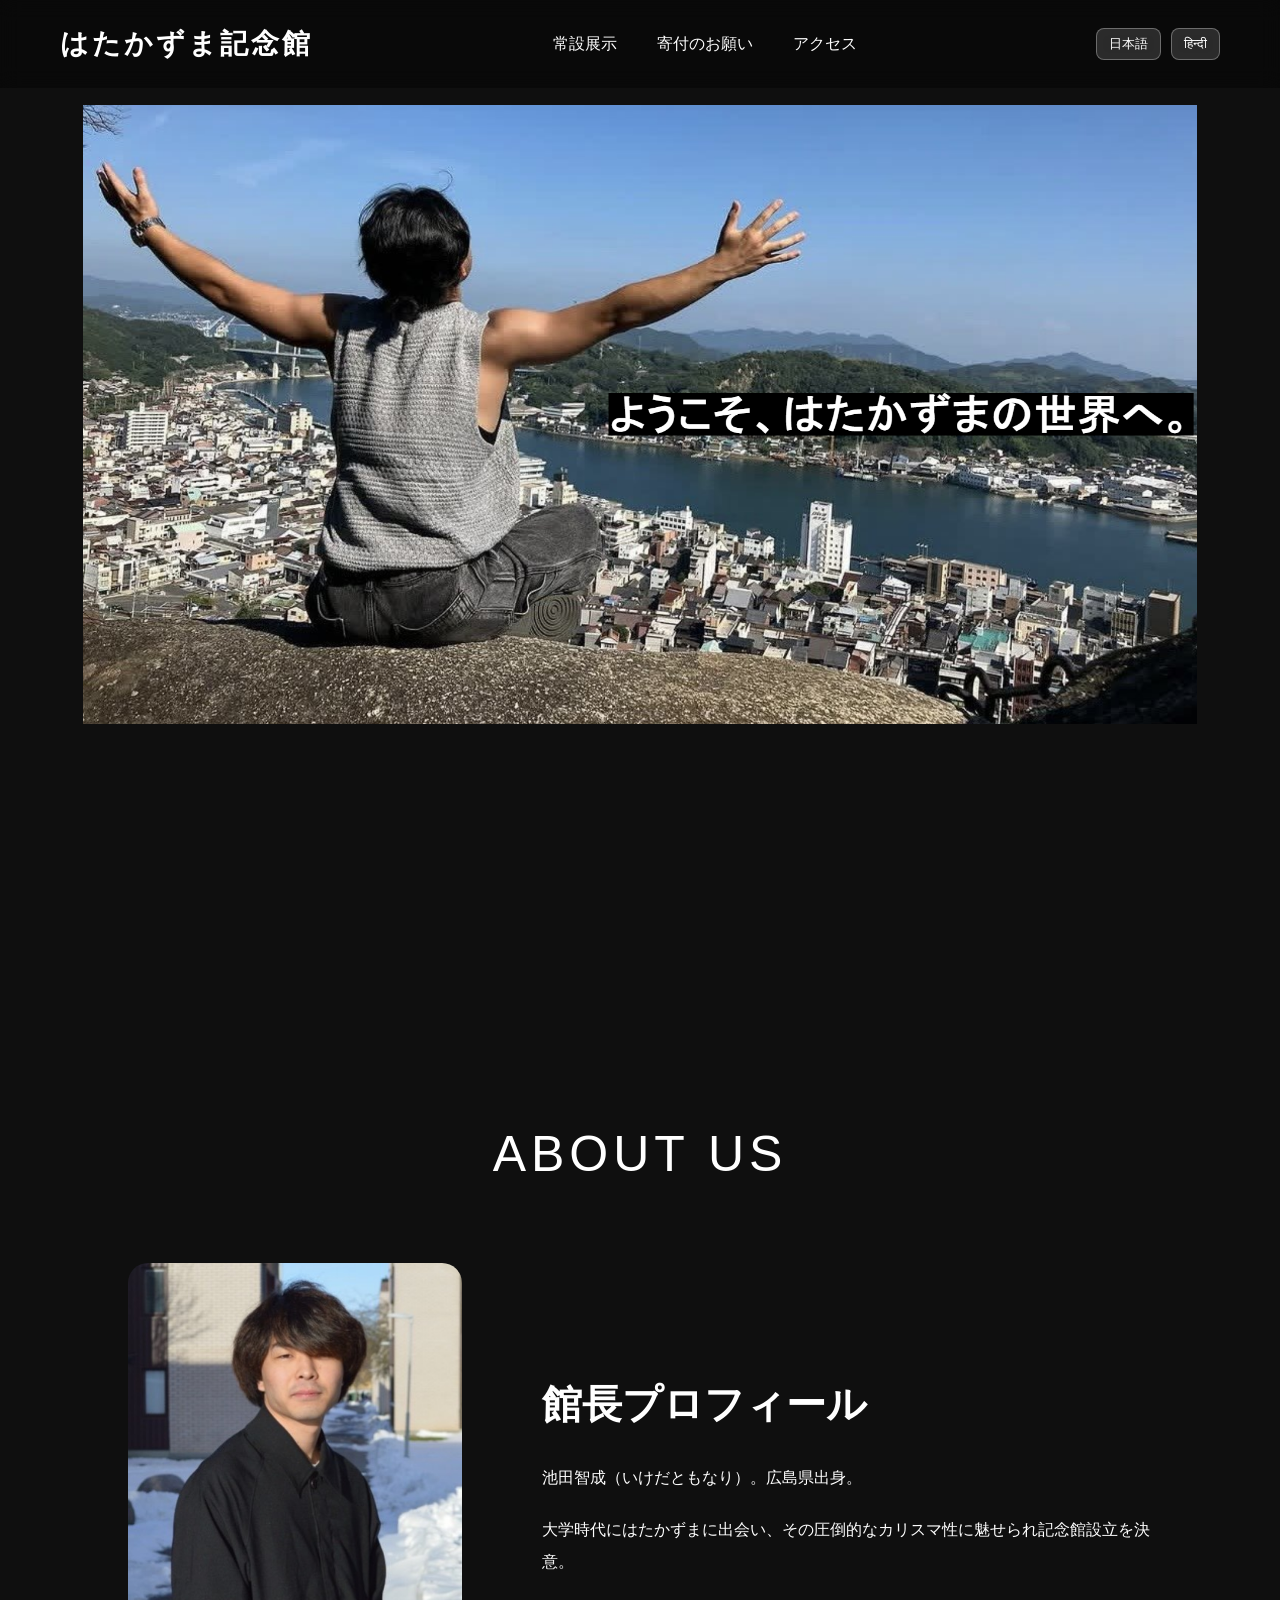
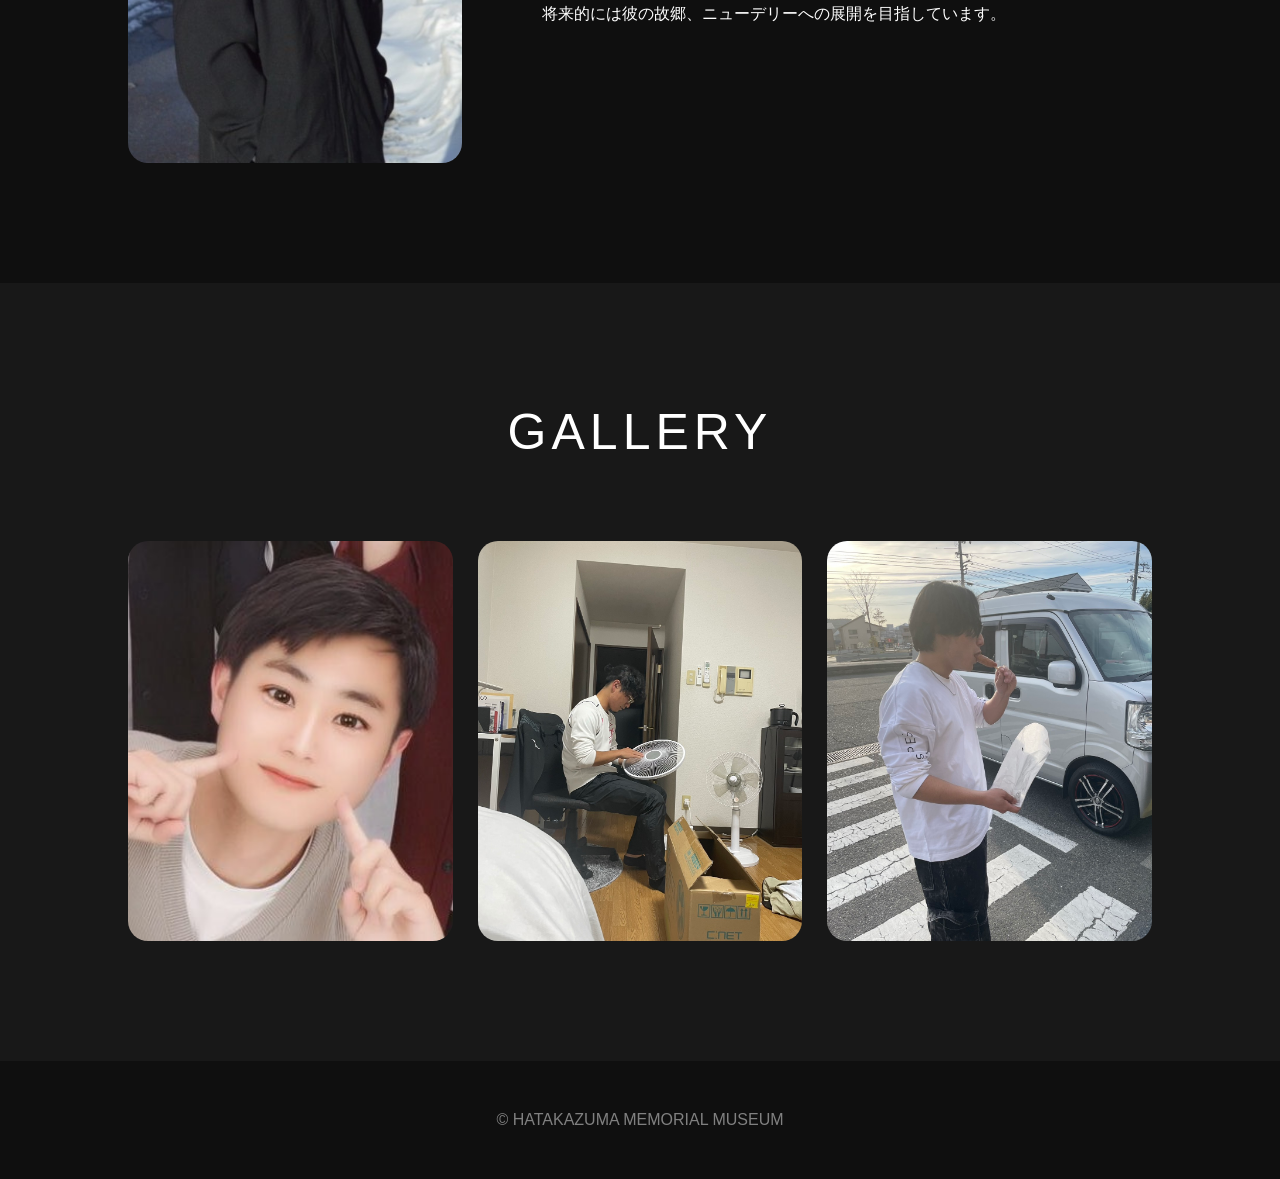
<file: index.html>
<!DOCTYPE html>
<html lang="ja">

<head>
    <meta charset="UTF-8">
    <meta name="viewport" content="width=device-width, initial-scale=1.0">

    <title>はたかずま記念館 / हाता काज़ुमा स्मारक संग्रहालय</title>

    <link rel="stylesheet" href="issin.css">
</head>

<body>


    <!-- ナビ -->
    <nav>

        <a href="index.html" class="logo"
          data-ja="はたかずま記念館"
          data-hi="हाता काज़ुमा स्मारक संग्रहालय">
          はたかずま記念館
         </a>


        <ul>
            <li><a href="exhibition.html"
                data-ja="常設展示"
                data-hi="स्थायी प्रदर्शनी">常設展示</a></li>

            <li><a href="donation.html"
                data-ja="寄付のお願い"
                data-hi="दान हेतु निवेदन">寄付のお願い</a></li>

            <li><a href="access.html"
                data-ja="アクセス"
                data-hi="पहुंच">アクセス</a></li>
        </ul>

        <div class="lang-switcher">
            <button onclick="switchLang('ja')">日本語</button>
            <button onclick="switchLang('hi')">हिन्दी</button>
        </div>

    </nav>


    <!-- スライダー -->
    <section class="slider">
        <img src="welcome.png" class="slide active">
        <img src="linesticker.png" class="slide">
    </section>

    <!-- ABOUT -->
    <section id="about">

        <div class="section-title"
            data-ja="ABOUT US"
            data-hi="हमारे बारे में">
            ABOUT US
        </div>

        <div class="about-container">

            <img src="館長.jpg">

            <div class="about-text">

                <h2 data-ja="館長プロフィール"
                    data-hi="निदेशक का परिचय">
                    館長プロフィール
                </h2>

                <p data-ja="池田智成（いけだともなり）。広島県出身。"
                   data-hi="तोमोनारी इकेदा, हिरोशिमा प्रान्त के निवासी।">
                    池田智成（いけだともなり）。広島県出身。
                </p>

                <p data-ja="大学時代にはたかずまに出会い、その圧倒的なカリスマ性に魅せられ記念館設立を決意。"
                   data-hi="विश्वविद्यालय के दिनों में हाता काज़ुमा से भेंट हुई। उनकी अद्वितीय करिश्माई उपस्थिति से गहराई से प्रभावित होकर, इस स्मारक संग्रहालय की स्थापना का संकल्प लिया।">
                    大学時代にはたかずまに出会い、その圧倒的なカリスマ性に魅せられ記念館設立を決意。
                </p>

                <p data-ja="将来的には彼の故郷、ニューデリーへの展開を目指しています。"
                   data-hi="भविष्य में, उनके जन्मस्थान नई दिल्ली में भी इस स्मारक के विस्तार का लक्ष्य रखा गया है।">
                    将来的には彼の故郷、ニューデリーへの展開を目指しています。
                </p>

            </div>

        </div>

    </section>

    <!-- GALLERY -->
    <section class="gallery" id="gallery">

        <div class="section-title"
            data-ja="GALLERY"
            data-hi="गैलरी">
            GALLERY
        </div>

        <div class="gallery-grid">
            <img src="はたかずまプリクラ.jpg">
            <img src="consentrate.jpg">
            <img src="eating.jpg">
        </div>

    </section>

    <!-- FOOTER -->
    <footer>
        <p data-ja="© HATAKAZUMA MEMORIAL MUSEUM"
           data-hi="© हाता काज़ुमा स्मारक संग्रहालय">
            © HATAKAZUMA MEMORIAL MUSEUM
        </p>
    </footer>

    <!-- JavaScript：スライダー -->
    <script>
        const slides = document.querySelectorAll(".slide");
        let index = 0;

        setInterval(() => {
            slides[index].classList.remove("active");
            index++;
            if (index >= slides.length) index = 0;
            slides[index].classList.add("active");
        }, 5000);
    </script>

    <!-- JavaScript：言語切り替え -->
    <script>
        function switchLang(lang) {
            document.querySelectorAll("[data-ja]").forEach(el => {
                el.textContent = el.getAttribute(`data-${lang}`);
            });
        }
    </script>

    <script>
    function switchLang(lang) {
        // 言語を保存
        localStorage.setItem("lang", lang);

        // テキスト切り替え
        document.querySelectorAll("[data-ja]").forEach(el => {
            el.textContent = el.getAttribute(`data-${lang}`);
        });
    }

    // ページ読み込み時に保存された言語を適用
    window.addEventListener("load", () => {
        const savedLang = localStorage.getItem("lang") || "ja";
        switchLang(savedLang);
    });
    </script>


</body>

</html>
</file>
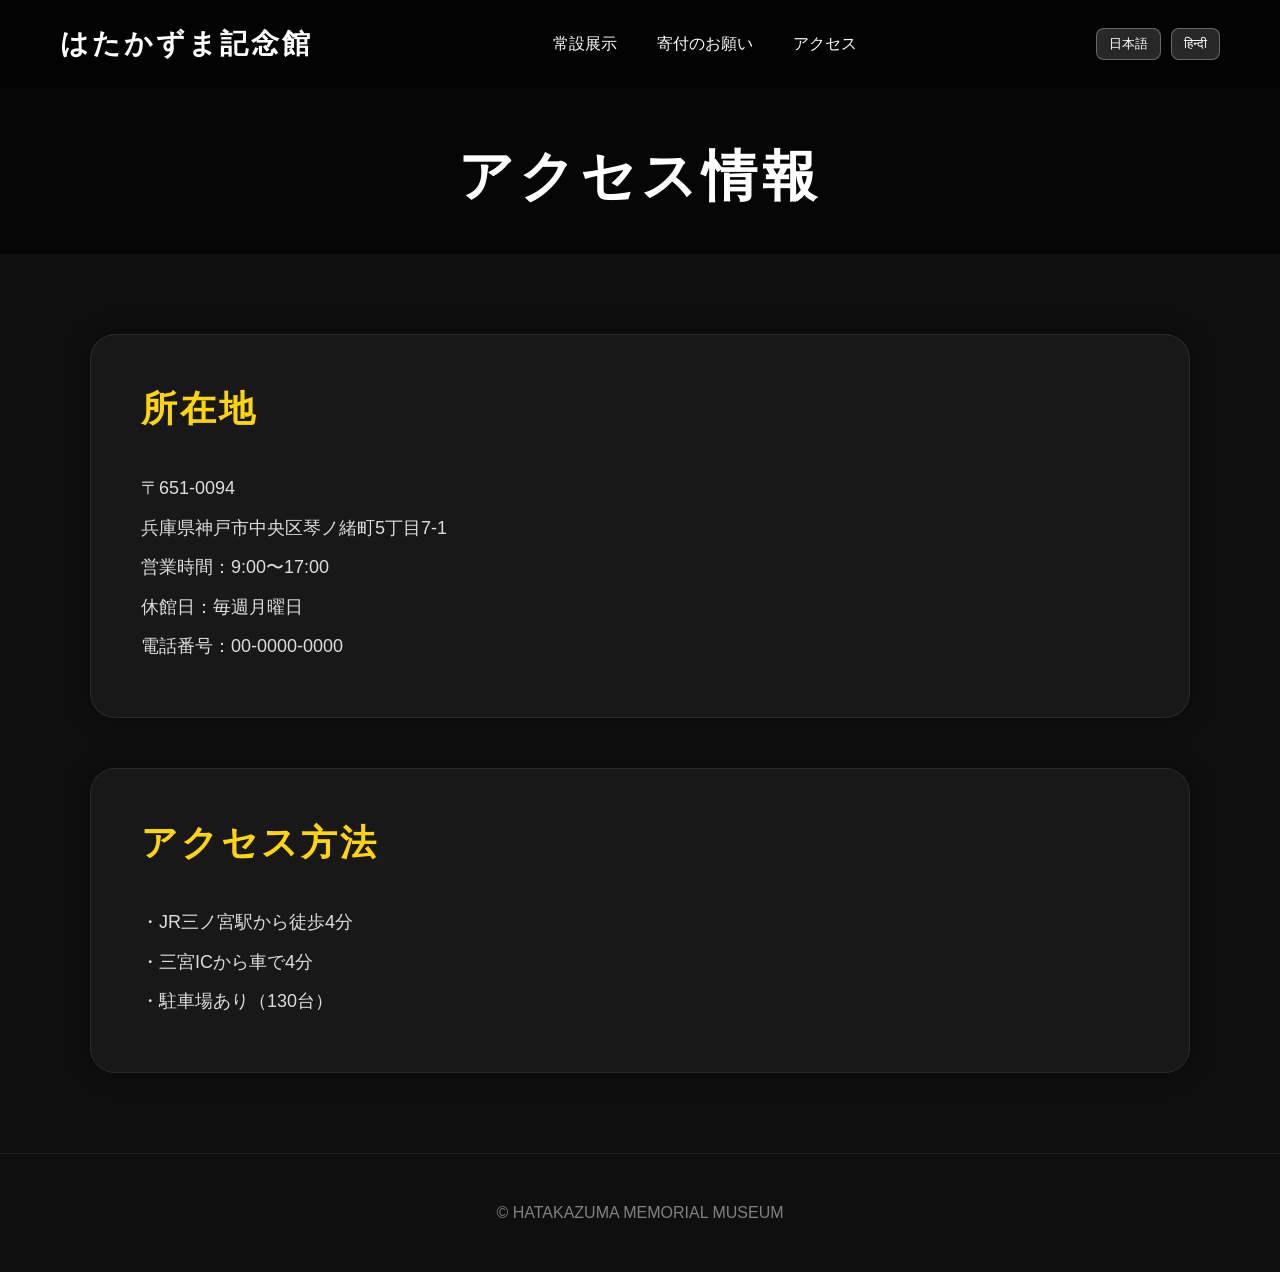
<file: access.html>
<!DOCTYPE html>
<html lang="ja">
<head>
    <meta charset="UTF-8">
    <meta name="viewport" content="width=device-width, initial-scale=1.0">
    <title data-ja="アクセス情報 | はたかずま記念館"
            data-hi="आगमन जानकारी | हाता काज़ुमा स्मारक संग्रहालय">
        アクセス情報 | はたかずま記念館
    </title>

    <link rel="stylesheet" href="access.css">
</head>

<body>

    <nav>

        <a href="index.html" class="logo"
          data-ja="はたかずま記念館"
          data-hi="हाता काज़ुमा स्मारक संग्रहालय">
          はたかずま記念館
         </a>


        <ul>
            <li><a href="exhibition.html"
                data-ja="常設展示"
                data-hi="स्थायी प्रदर्शनी">常設展示</a></li>

            <li><a href="donation.html"
                data-ja="寄付のお願い"
                data-hi="दान हेतु निवेदन">寄付のお願い</a></li>

            <li><a href="access.html"
                data-ja="アクセス"
                data-hi="पहुंच">アクセス</a></li>
        </ul>

        <div class="lang-switcher">
            <button onclick="switchLang('ja')">日本語</button>
            <button onclick="switchLang('hi')">हिन्दी</button>
        </div>

    </nav>

    <header>
        <h1 data-ja="アクセス情報"
            data-hi="आगमन संबंधी जानकारी">
            アクセス情報
        </h1>
    </header>

    <div class="container">

        <div class="access-box">

            <h2 data-ja="所在地"
                data-hi="स्थान विवरण">
                所在地
            </h2>

            <div class="info">
                <p data-ja="〒651-0094"
                   data-hi="पिन कोड: 651-0094">
                    〒651-0094
                </p>

                <p data-ja="兵庫県神戸市中央区琴ノ緒町5丁目7-1"
                   data-hi="5-7-1 कोतोनोओचो, चुओ-कू, कोबे शहर, ह्योगो प्रान्त">
                    兵庫県神戸市中央区琴ノ緒町5丁目7-1
                </p>

                <p data-ja="営業時間：9:00〜17:00"
                   data-hi="खुलने का समय: 9:00〜17:00">
                    営業時間：9:00〜17:00
                </p>

                <p data-ja="休館日：毎週月曜日"
                   data-hi="बंद दिवस: प्रत्येक सोमवार">
                    休館日：毎週月曜日
                </p>

                <p data-ja="電話番号：00-0000-0000"
                   data-hi="दूरभाष: 00-0000-0000">
                    電話番号：00-0000-0000
                </p>
            </div>

        </div>

        <div class="access-box">

            <h2 data-ja="アクセス方法"
                data-hi="पहुंचने के तरीके">
                アクセス方法
            </h2>

            <div class="info">
                <p data-ja="・JR三ノ宮駅から徒歩4分"
                   data-hi="・JR सन्नोमिया स्टेशन से पैदल 4 मिनट">
                    ・JR三ノ宮駅から徒歩4分
                </p>

                <p data-ja="・三宮ICから車で4分"
                   data-hi="・सन्नोमिया IC से कार द्वारा 4 मिनट">
                    ・三宮ICから車で4分
                </p>

                <p data-ja="・駐車場あり（130台）"
                   data-hi="・पार्किंग उपलब्ध (130 वाहन क्षमता)">
                    ・駐車場あり（130台）
                </p>
            </div>

        </div>

    </div>

    <footer>
        <p data-ja="© HATAKAZUMA MEMORIAL MUSEUM"
           data-hi="© हाता काज़ुमा स्मारक संग्रहालय">
            © HATAKAZUMA MEMORIAL MUSEUM
        </p>
    </footer>

    <!-- JavaScript：言語切り替え（localStorage対応） -->
    <script>
        function switchLang(lang) {
            localStorage.setItem("lang", lang);

            document.querySelectorAll("[data-ja]").forEach(el => {
                el.textContent = el.getAttribute(`data-${lang}`);
            });
        }

        window.addEventListener("load", () => {
            const savedLang = localStorage.getItem("lang") || "ja";
            switchLang(savedLang);
        });
    </script>

</body>
</html>
</file>
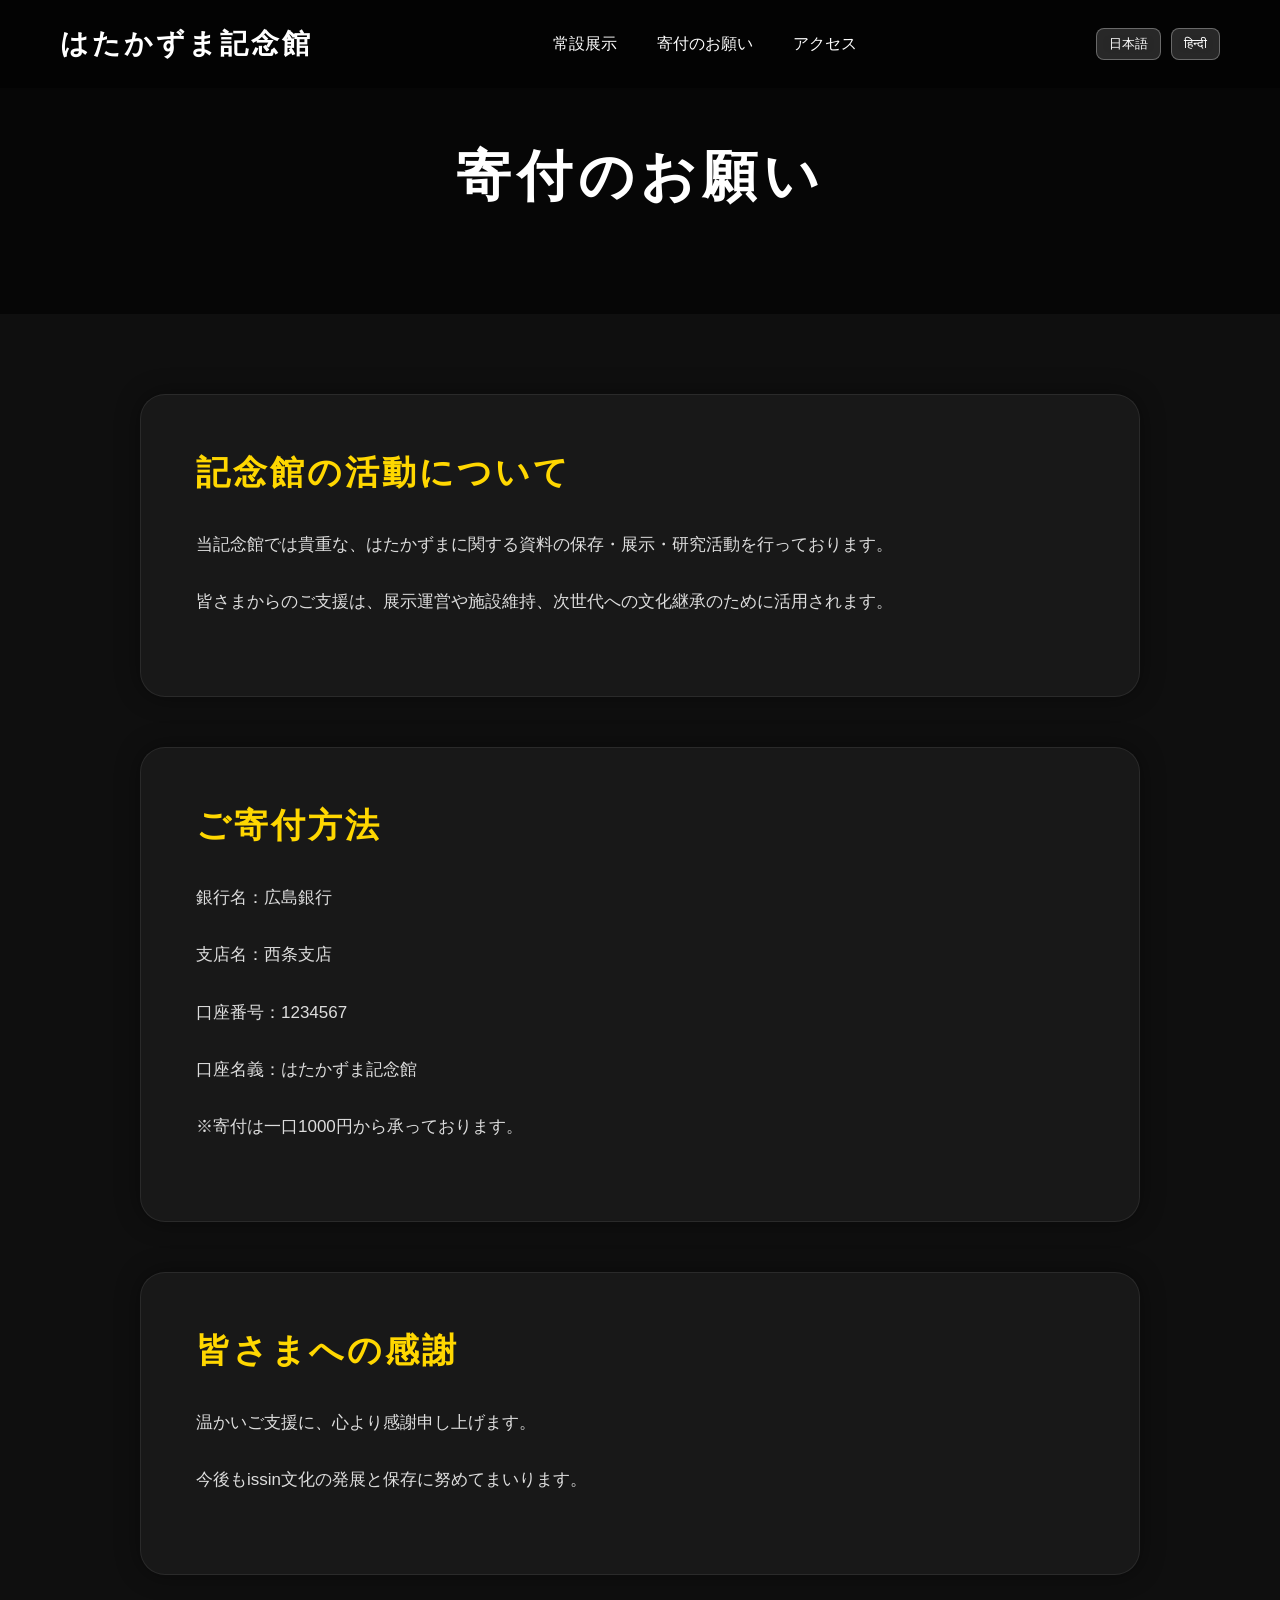
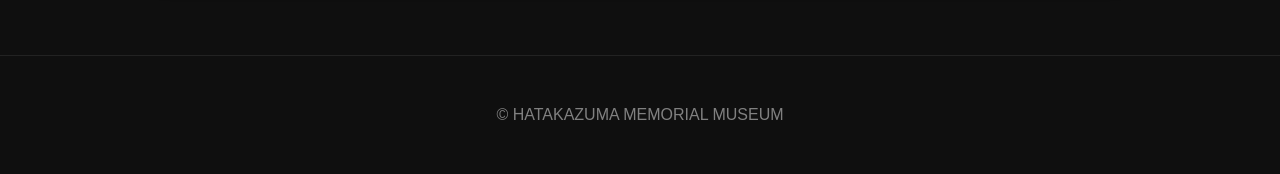
<file: donation.html>
<!DOCTYPE html>
<html lang="ja">
<head>
    <meta charset="UTF-8">
    <meta name="viewport" content="width=device-width, initial-scale=1.0">
    <title data-ja="寄付のお願い | はたかずま記念館"
            data-hi="दान हेतु निवेदन | हाता काज़ुमा स्मारक संग्रहालय">
        寄付のお願い | はたかずま記念館
    </title>

    <link rel="stylesheet" href="donation.css">
</head>

<body>

    <nav>

        <a href="index.html" class="logo"
          data-ja="はたかずま記念館"
          data-hi="हाता काज़ुमा स्मारक संग्रहालय">
          はたかずま記念館
         </a>


        <ul>
            <li><a href="exhibition.html"
                data-ja="常設展示"
                data-hi="स्थायी प्रदर्शनी">常設展示</a></li>

            <li><a href="donation.html"
                data-ja="寄付のお願い"
                data-hi="दान हेतु निवेदन">寄付のお願い</a></li>

            <li><a href="access.html"
                data-ja="アクセス"
                data-hi="पहुंच">アクセス</a></li>
        </ul>

        <div class="lang-switcher">
            <button onclick="switchLang('ja')">日本語</button>
            <button onclick="switchLang('hi')">हिन्दी</button>
        </div>

    </nav>

    <header>
        <h1 data-ja="寄付のお願い"
            data-hi="दान हेतु निवेदन">
            寄付のお願い
        </h1>
    </header>

    <div class="container">

        <div class="donation-box">

            <h2 data-ja="記念館の活動について"
                data-hi="स्मारकालय की गतिविधियों के बारे में">
                記念館の活動について
            </h2>

            <p data-ja="当記念館では貴重な、はたかずまに関する資料の保存・展示・研究活動を行っております。"
               data-hi="हमारा स्मारकालय हताकाज़ुमा से संबंधित बहुमूल्य सामग्री के संरक्षण, प्रदर्शनी तथा अनुसंधान गतिविधियों को समर्पित है।">
                当記念館では貴重な、はたかずまに関する資料の保存・展示・研究活動を行っております。
            </p>

            <p data-ja="皆さまからのご支援は、展示運営や施設維持、次世代への文化継承のために活用されます。"
               data-hi="आप सभी का अमूल्य सहयोग प्रदर्शनी के संचालन, स्मारक संग्रहालय के रखरखाव तथा हमारी सांस्कृतिक विरासत को आने वाली पीढ़ियों तक पहुँचाने के लिए उपयोग किया जाएगा।">
                皆さまからのご支援は、展示運営や施設維持、次世代への文化継承のために活用されます。
            </p>

        </div>


        <div class="donation-box">

            <h2 data-ja="ご寄付方法"
                data-hi="दान करने की विधि">
                ご寄付方法
            </h2>

            <div class="info">

                <p data-ja="銀行名：広島銀行"
                   data-hi="बैंक का नाम: हिरोशिमा बैंक">
                    銀行名：広島銀行
                </p>

                <p data-ja="支店名：西条支店"
                   data-hi="शाखा का नाम: साईज्यो शाखा">
                    支店名：西条支店
                </p>

                <p data-ja="口座番号：1234567"
                   data-hi="खाता संख्या: 1234567">
                    口座番号：1234567
                </p>

                <p data-ja="口座名義：はたかずま記念館"
                   data-hi="खाता नाम: हाता काज़ुमा स्मारक संग्रहालय">
                    口座名義：はたかずま記念館
                </p>

                <p data-ja="※寄付は一口1000円から承っております。"
                   data-hi="※दान एक इकाई 1000 येन से स्वीकार किए जाते हैं।">
                    ※寄付は一口1000円から承っております。
                </p>

            </div>

        </div>


        <div class="donation-box">

            <h2 data-ja="皆さまへの感謝"
                data-hi="आप सभी के प्रति आभार">
                皆さまへの感謝
            </h2>

            <p data-ja="温かいご支援に、心より感謝申し上げます。"
               data-hi="आपके स्नेहपूर्ण सहयोग के लिए हम हृदय से कृतज्ञता प्रकट करते हैं।">
                温かいご支援に、心より感謝申し上げます。
            </p>

            <p data-ja="今後もissin文化の発展と保存に努めてまいります。"
               data-hi="हम आगे भी issin संस्कृति के संरक्षण और विकास के लिए निरंतर प्रयासरत रहेंगे।">
                今後もissin文化の発展と保存に努めてまいります。
            </p>

        </div>

    </div>

    <footer>
        <p data-ja="© HATAKAZUMA MEMORIAL MUSEUM"
           data-hi="© हाता काज़ुमा स्मारक संग्रहालय">
            © HATAKAZUMA MEMORIAL MUSEUM
        </p>
    </footer>

    <!-- JavaScript：言語切り替え（localStorage対応） -->
    <script>
        function switchLang(lang) {
            localStorage.setItem("lang", lang);

            document.querySelectorAll("[data-ja]").forEach(el => {
                el.textContent = el.getAttribute(`data-${lang}`);
            });
        }

        window.addEventListener("load", () => {
            const savedLang = localStorage.getItem("lang") || "ja";
            switchLang(savedLang);
        });
    </script>

</body>
</html>
</file>
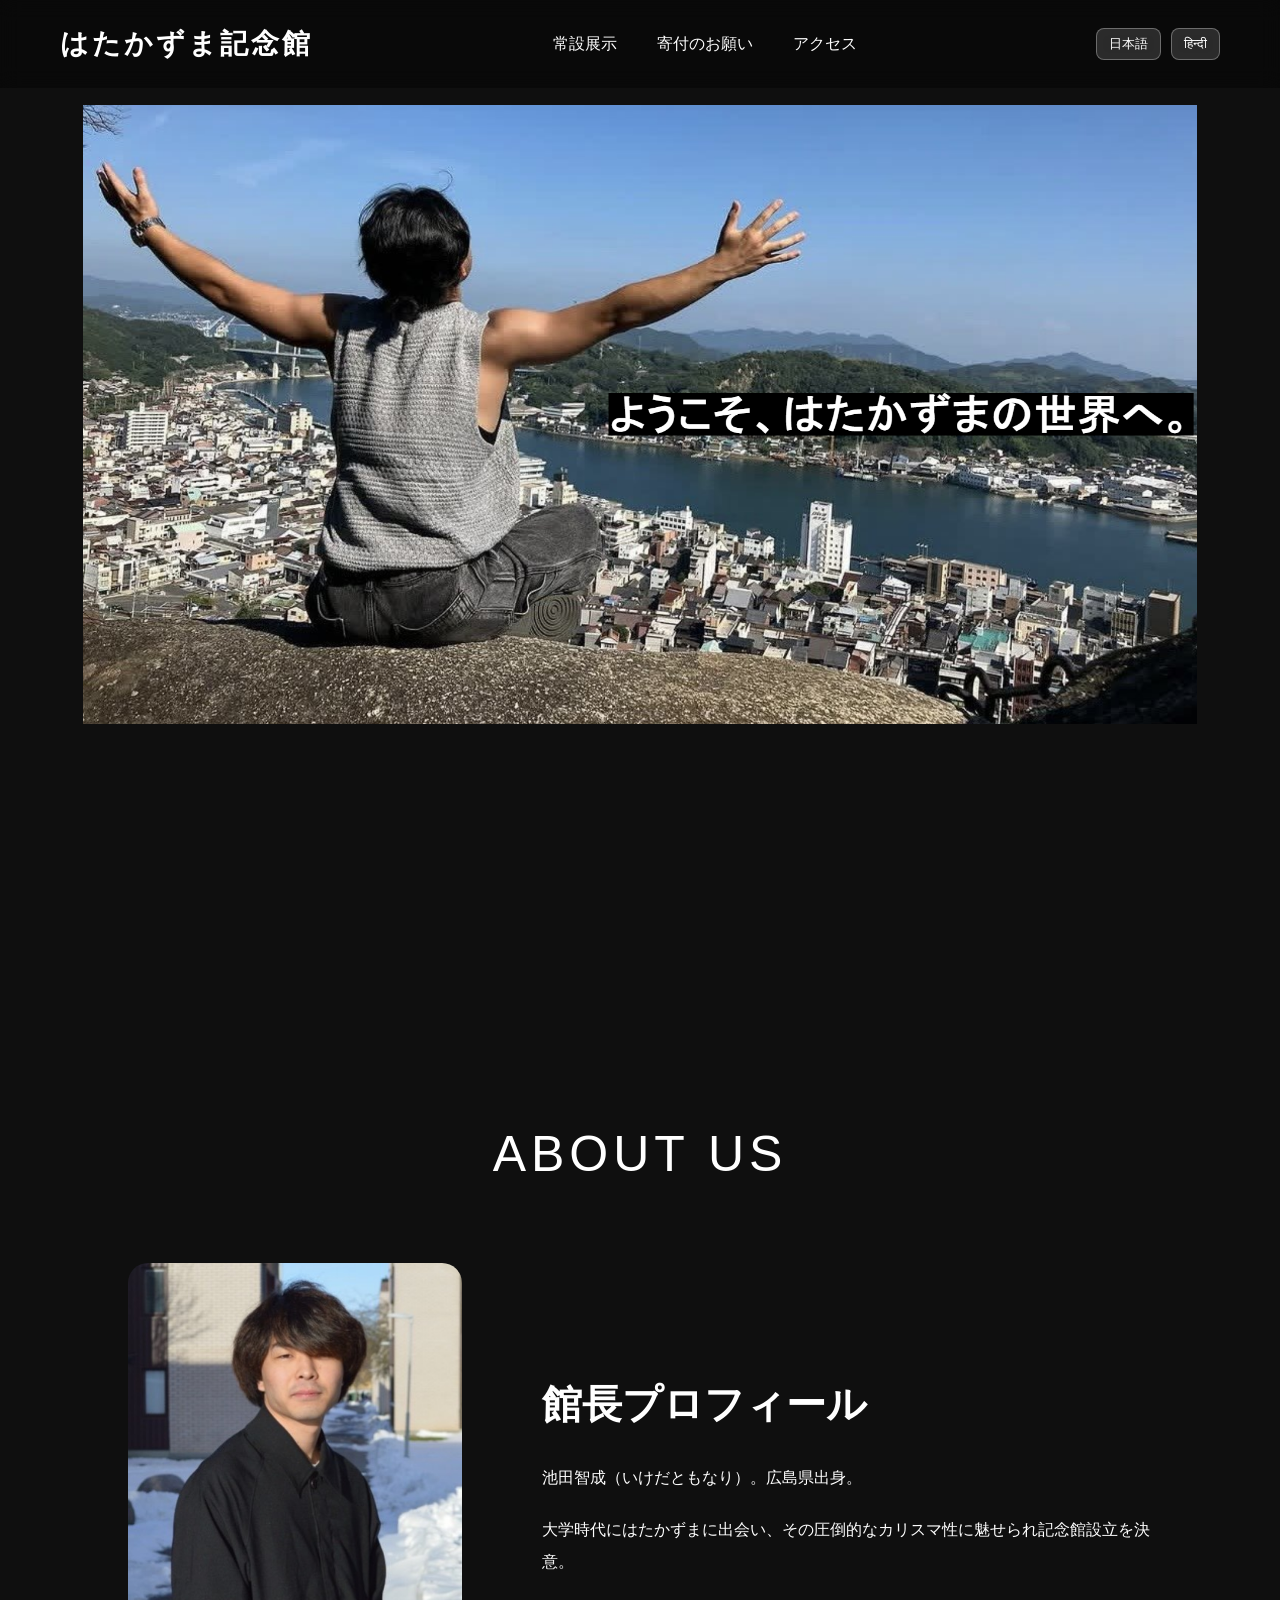
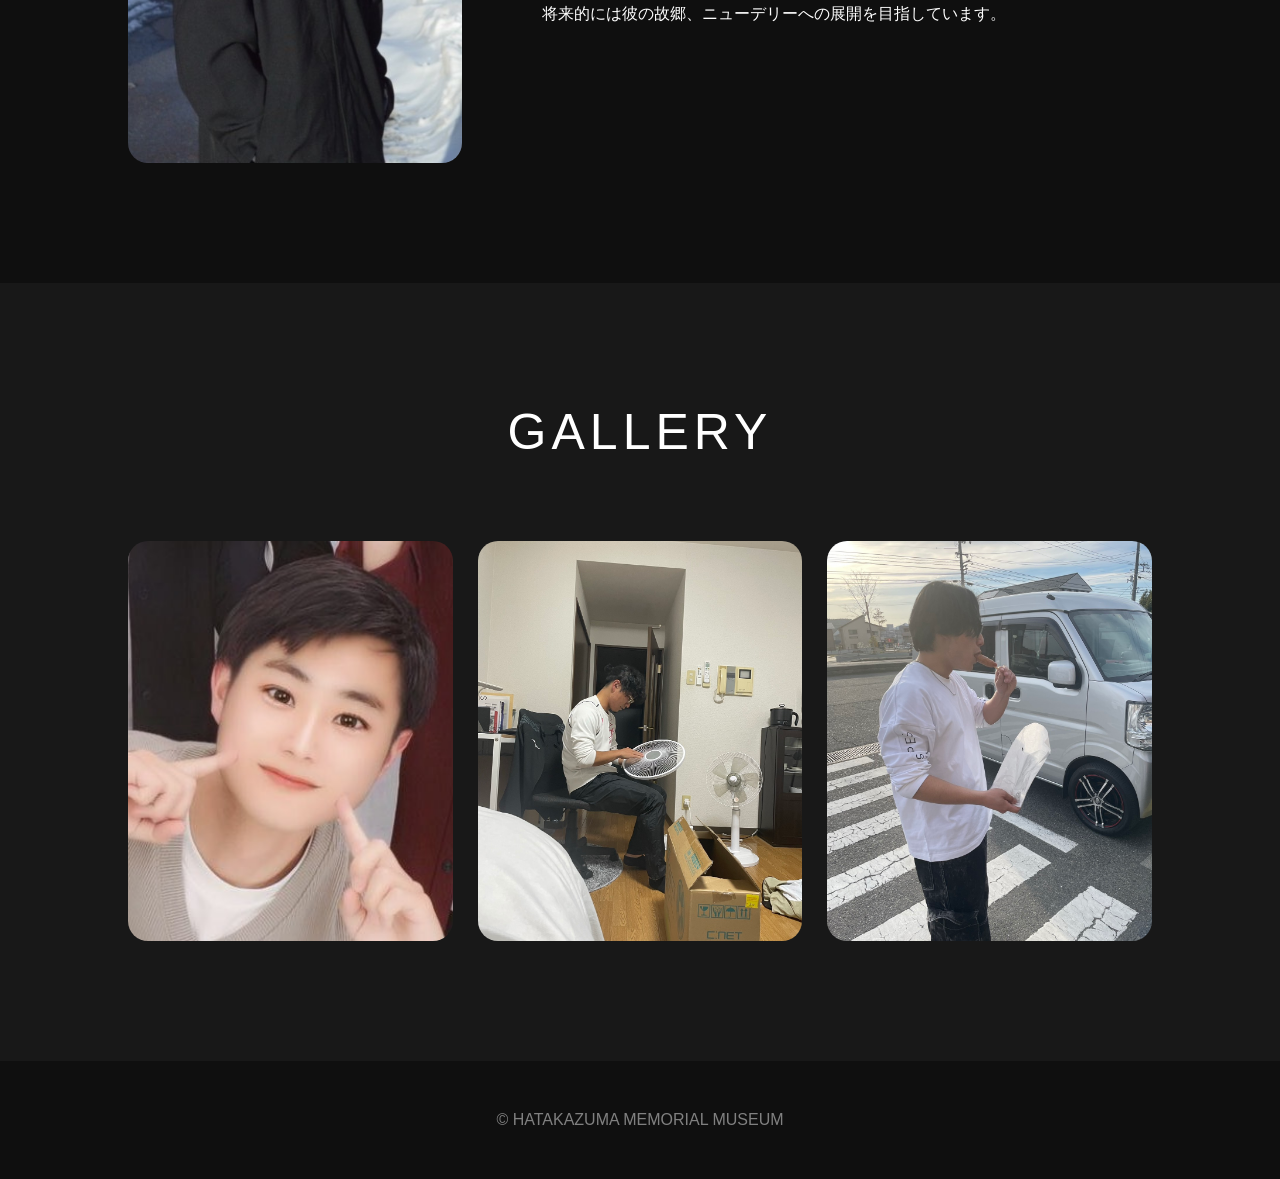
<file: issin.html>
<!DOCTYPE html>
<html lang="ja">

<head>
    <meta charset="UTF-8">
    <meta name="viewport" content="width=device-width, initial-scale=1.0">

    <title>はたかずま記念館 / हाता काज़ुमा स्मारक संग्रहालय</title>

    <link rel="stylesheet" href="issin.css">
</head>

<body>


    <!-- ナビ -->
    <nav>

        <a href="issin.html" class="logo"
          data-ja="はたかずま記念館"
          data-hi="हाता काज़ुमा स्मारक संग्रहालय">
          はたかずま記念館
         </a>


        <ul>
            <li><a href="exhibition.html"
                data-ja="常設展示"
                data-hi="स्थायी प्रदर्शनी">常設展示</a></li>

            <li><a href="donation.html"
                data-ja="寄付のお願い"
                data-hi="दान हेतु निवेदन">寄付のお願い</a></li>

            <li><a href="access.html"
                data-ja="アクセス"
                data-hi="पहुंच">アクセス</a></li>
        </ul>

        <div class="lang-switcher">
            <button onclick="switchLang('ja')">日本語</button>
            <button onclick="switchLang('hi')">हिन्दी</button>
        </div>

    </nav>


    <!-- スライダー -->
    <section class="slider">
        <img src="welcome.png" class="slide active">
        <img src="linesticker.png" class="slide">
    </section>

    <!-- ABOUT -->
    <section id="about">

        <div class="section-title"
            data-ja="ABOUT US"
            data-hi="हमारे बारे में">
            ABOUT US
        </div>

        <div class="about-container">

            <img src="館長.jpg">

            <div class="about-text">

                <h2 data-ja="館長プロフィール"
                    data-hi="निदेशक का परिचय">
                    館長プロフィール
                </h2>

                <p data-ja="池田智成（いけだともなり）。広島県出身。"
                   data-hi="तोमोनारी इकेदा, हिरोशिमा प्रान्त के निवासी।">
                    池田智成（いけだともなり）。広島県出身。
                </p>

                <p data-ja="大学時代にはたかずまに出会い、その圧倒的なカリスマ性に魅せられ記念館設立を決意。"
                   data-hi="विश्वविद्यालय के दिनों में हाता काज़ुमा से भेंट हुई। उनकी अद्वितीय करिश्माई उपस्थिति से गहराई से प्रभावित होकर, इस स्मारक संग्रहालय की स्थापना का संकल्प लिया।">
                    大学時代にはたかずまに出会い、その圧倒的なカリスマ性に魅せられ記念館設立を決意。
                </p>

                <p data-ja="将来的には彼の故郷、ニューデリーへの展開を目指しています。"
                   data-hi="भविष्य में, उनके जन्मस्थान नई दिल्ली में भी इस स्मारक के विस्तार का लक्ष्य रखा गया है।">
                    将来的には彼の故郷、ニューデリーへの展開を目指しています。
                </p>

            </div>

        </div>

    </section>

    <!-- GALLERY -->
    <section class="gallery" id="gallery">

        <div class="section-title"
            data-ja="GALLERY"
            data-hi="गैलरी">
            GALLERY
        </div>

        <div class="gallery-grid">
            <img src="はたかずまプリクラ.jpg">
            <img src="consentrate.jpg">
            <img src="eating.jpg">
        </div>

    </section>

    <!-- FOOTER -->
    <footer>
        <p data-ja="© HATAKAZUMA MEMORIAL MUSEUM"
           data-hi="© हाता काज़ुमा स्मारक संग्रहालय">
            © HATAKAZUMA MEMORIAL MUSEUM
        </p>
    </footer>

    <!-- JavaScript：スライダー -->
    <script>
        const slides = document.querySelectorAll(".slide");
        let index = 0;

        setInterval(() => {
            slides[index].classList.remove("active");
            index++;
            if (index >= slides.length) index = 0;
            slides[index].classList.add("active");
        }, 5000);
    </script>

    <!-- JavaScript：言語切り替え -->
    <script>
        function switchLang(lang) {
            document.querySelectorAll("[data-ja]").forEach(el => {
                el.textContent = el.getAttribute(`data-${lang}`);
            });
        }
    </script>

    <script>
    function switchLang(lang) {
        // 言語を保存
        localStorage.setItem("lang", lang);

        // テキスト切り替え
        document.querySelectorAll("[data-ja]").forEach(el => {
            el.textContent = el.getAttribute(`data-${lang}`);
        });
    }

    // ページ読み込み時に保存された言語を適用
    window.addEventListener("load", () => {
        const savedLang = localStorage.getItem("lang") || "ja";
        switchLang(savedLang);
    });
    </script>


</body>

</html>
</file>
<file: issin.css>
*{
    margin: 0;
    padding: 0;
    box-sizing: border-box;
}

body{
    background: #0f0f0f;
    color: white;
    font-family: sans-serif;
}


/* ナビゲーション */

nav{
    width: 100%;

    position: fixed;
    top: 0;

    display: flex;
    justify-content: space-between;
    align-items: center;

    padding: 25px 60px;

    z-index: 100;

    background: rgba(0,0,0,0.4);
    backdrop-filter: blur(10px);
}

.logo{
    font-size: 28px;
    font-weight: bold;
    letter-spacing: 3px;
}

nav ul{
    display: flex;
    list-style: none;
    gap: 40px;
}

nav a{
    color: white;
    text-decoration: none;
    transition: 0.3s;
}

nav a:hover{
    color: gold;
}


/* スライダー */

.slider{
    width: 87%;
    height: 100vh;

    position: relative;

    overflow: hidden;

    margin-top: 105px;
    margin-left: auto;
    margin-right: auto;

    
}

.slide{
    width: 100%;
    height: auto;

    object-fit: cover;

    position: absolute;
    top: 0;
    left: 0;
    

    opacity: 0;

    transition: 1.5s;
}

.active{
    opacity: 1;
}






/* セクション */

section{
    padding: 120px 10%;
}

.section-title{
    text-align: center;

    font-size: 50px;

    margin-bottom: 80px;

    letter-spacing: 5px;
}


/* ABOUT */

.about-container{
    display: flex;
    align-items: center;
    gap: 80px;
}

.about-container img{
    width: 350px;
    height: 500px;

    object-fit: cover;

    border-radius: 20px;
}

.about-text h2{
    font-size: 40px;

    margin-bottom: 30px;
}

.about-text p{
    line-height: 2;

    margin-bottom: 20px;
}


/* GALLERY */

.gallery{
    background: #181818;
}

.gallery-grid{
    display: grid;

    grid-template-columns: repeat(3, 1fr);

    gap: 25px;
}

.gallery-grid img{
    width: 100%;
    height: 400px;

    object-fit: cover;

    border-radius: 20px;

    transition: 0.4s;
}



/* FOOTER */

footer{
    padding: 50px;

    text-align: center;

    color: gray;
}


/* スマホ対応 */

@media(max-width: 900px){

    nav{
        padding: 20px;
    }

    nav ul{
        gap: 20px;

        font-size: 12px;
    }

    .overlay h1{
        font-size: 45px;
    }

    .overlay p{
        font-size: 14px;
    }

    .about-container{
        flex-direction: column;
    }

    .gallery-grid{
        grid-template-columns: 1fr;
    }

}

/* 言語切り替えボタン（ナビ内） */
.lang-switcher {
    display: flex;
    gap: 10px;
}

.lang-switcher button {
    background: rgba(255, 255, 255, 0.15);
    color: white;

    border: 1px solid rgba(255, 255, 255, 0.3);
    border-radius: 8px;

    padding: 6px 12px;

    font-size: 13px;
    cursor: pointer;

    backdrop-filter: blur(6px);

    transition: 0.3s;
}

.lang-switcher button:hover {
    background: rgba(255, 215, 0, 0.3);
    border-color: gold;
    color: gold;
}

/* ========================= */
/* 📱 スマホ最適化（ここから） */
/* ========================= */

@media(max-width: 900px){

    /* ナビを縦並びに */
    nav{
        flex-direction: column;
        align-items: flex-start;
        gap: 15px;
        padding: 15px 20px;
    }

    nav ul{
        flex-direction: column;
        gap: 12px;
        font-size: 14px;
    }

    .lang-switcher{
        align-self: flex-end;
    }

    /* nav が高いのでスライダーを下げる */
    .slider{
        margin-top: 220px; /* ← ここが超重要 */
        height: 55vh;      /* スマホでは少し低く */
    }

    /* スライド画像が見切れないように */
    .slide{
        object-fit: contain; /* cover → contain */
        height: 100%;
    }

    /* ABOUT を縦並びに */
    .about-container{
        flex-direction: column;
        text-align: center;
        gap: 40px;
    }

    .about-container img{
        width: 90%;
        height: auto;
    }

    .about-text h2{
        font-size: 28px;
    }

    .about-text p{
        font-size: 14px;
        line-height: 1.8;
    }

    /* ギャラリーを1列に */
    .gallery-grid{
        grid-template-columns: 1fr;
    }

    .gallery-grid img{
        height: auto;
        max-height: 250px;
        object-fit: cover;
    }

    /* セクションの余白調整 */
    section{
        padding: 80px 5%;
    }

    .section-title{
        font-size: 32px;
        margin-bottom: 40px;
    }
}
</file>
<file: access.css>
*{
    margin: 0;
    padding: 0;
    box-sizing: border-box;
}

body{
    background: #0f0f0f;
    color: white;
    font-family: sans-serif;
}

/* ナビゲーション */
nav{
    width: 100%;
    position: fixed;
    top: 0;

    display: flex;
    justify-content: space-between;
    align-items: center;

    padding: 25px 60px;

    z-index: 100;

    background: rgba(0,0,0,0.4);
    backdrop-filter: blur(10px);
}

.logo{
    font-size: 28px;
    font-weight: bold;
    letter-spacing: 3px;
}

nav ul{
    display: flex;
    list-style: none;
    gap: 40px;
}

nav a{
    color: white;
    text-decoration: none;
    transition: 0.3s;
}

nav a:hover{
    color: gold;
}

/* ヘッダー */
header{
    width: 100%;
    padding: 140px 20px 40px;

    text-align: center;

    background:
    linear-gradient(rgba(0,0,0,0.6),
    rgba(0,0,0,0.6));
}

header h1{
    font-size: 55px;
    letter-spacing: 5px;
}

/* コンテナ */
.container{
    width: 90%;
    max-width: 1100px;

    margin: 80px auto;
}

/* ボックス */
.access-box{
    background: #181818;

    border: 1px solid rgba(255,255,255,0.08);
    border-radius: 25px;

    padding: 50px;
    margin-bottom: 50px;

    box-shadow: 0 0 25px rgba(0,0,0,0.4);
}

.access-box h2{
    font-size: 36px;
    margin-bottom: 35px;
    letter-spacing: 3px;
    color: gold;
}

/* テキスト */
.info{
    line-height: 2.2;
    font-size: 18px;
    color: #ddd;
}

.info strong{
    color: white;
}

/* フッター */
footer{
    text-align: center;
    padding: 50px;
    color: gray;
    border-top: 1px solid rgba(255,255,255,0.08);
}

/* 言語切り替えボタン（ナビ内） */
.lang-switcher {
    display: flex;
    gap: 10px;
}

.lang-switcher button {
    background: rgba(255, 255, 255, 0.15);
    color: white;

    border: 1px solid rgba(255, 255, 255, 0.3);
    border-radius: 8px;

    padding: 6px 12px;

    font-size: 13px;
    cursor: pointer;

    backdrop-filter: blur(6px);

    transition: 0.3s;
}

.lang-switcher button:hover {
    background: rgba(255, 215, 0, 0.3);
    border-color: gold;
    color: gold;
}

/* ========================= */
/* 📱 スマホ最適化（ここから） */
/* ========================= */

@media(max-width: 900px){

    /* ナビを縦並びに */
    nav{
        flex-direction: column;
        align-items: flex-start;
        gap: 15px;
        padding: 15px 20px;
    }

    nav ul{
        flex-direction: column;
        gap: 12px;
        font-size: 14px;
    }

    .lang-switcher{
        align-self: flex-end;
    }

    /* ヘッダーが隠れないように調整 */
    header{
        padding-top: 180px; /* ← nav が縦に伸びるため */
    }

    header h1{
        font-size: 38px;
    }

    /* ボックスの余白調整 */
    .access-box{
        padding: 30px;
    }

    .access-box h2{
        font-size: 28px;
    }

    .info{
        font-size: 16px;
        line-height: 1.9;
    }

    /* Google Map の見切れ防止 */
    iframe{
        width: 100%;
        height: 300px;
        border-radius: 15px;
    }

    /* コンテナの余白調整 */
    .container{
        margin: 40px auto;
    }

    /* nav が縦に伸びるので header を下げる */
    header{
        padding-top: 300px; /* ← ここが最重要 */
    }
}
</file>
<file: donation.css>
*{
    margin: 0;
    padding: 0;
    box-sizing: border-box;
}

body{
    background: #0f0f0f;
    color: white;
    font-family: sans-serif;
}

/* ナビゲーション */
nav{
    width: 100%;
    position: fixed;
    top: 0;

    display: flex;
    justify-content: space-between;
    align-items: center;

    padding: 25px 60px;

    z-index: 100;

    background: rgba(0,0,0,0.4);
    backdrop-filter: blur(10px);
}

.logo{
    font-size: 28px;
    font-weight: bold;
    letter-spacing: 3px;
}

nav ul{
    display: flex;
    list-style: none;
    gap: 40px;
}

nav a{
    color: white;
    text-decoration: none;
    transition: 0.3s;
}

nav a:hover{
    color: gold;
}

/* ヘッダー */
header{
    width: 100%;
    padding: 140px 20px 80px;

    text-align: center;

    background:
    linear-gradient(
        rgba(0,0,0,0.6),
        rgba(0,0,0,0.6)
    );
}

header h1{
    font-size: 55px;
    letter-spacing: 6px;
    margin-bottom: 20px;
}

/* コンテナ */
.container{
    width: 90%;
    max-width: 1000px;
    margin: 80px auto;
}

/* ボックス */
.donation-box{
    background: #181818;

    border: 1px solid rgba(255,255,255,0.08);
    border-radius: 25px;

    padding: 55px;
    margin-bottom: 50px;

    box-shadow: 0 0 25px rgba(0,0,0,0.4);
}

.donation-box h2{
    font-size: 34px;
    margin-bottom: 30px;
    letter-spacing: 3px;
    color: gold;
}

/* テキスト */
.donation-box p{
    line-height: 2.2;
    color: #ddd;
    margin-bottom: 20px;
    font-size: 17px;
}

.info p strong{
    color: white;
}

/* フッター */
footer{
    text-align: center;
    padding: 50px;
    color: gray;
    border-top: 1px solid rgba(255,255,255,0.08);
}

/* 言語切り替えボタン（ナビ内） */
.lang-switcher {
    display: flex;
    gap: 10px;
}

.lang-switcher button {
    background: rgba(255, 255, 255, 0.15);
    color: white;

    border: 1px solid rgba(255, 255, 255, 0.3);
    border-radius: 8px;

    padding: 6px 12px;

    font-size: 13px;
    cursor: pointer;

    backdrop-filter: blur(6px);

    transition: 0.3s;
}

.lang-switcher button:hover {
    background: rgba(255, 215, 0, 0.3);
    border-color: gold;
    color: gold;
}

/* ========================= */
/* 📱 スマホ最適化（ここから） */
/* ========================= */

@media(max-width: 900px){

    /* ナビを縦並びに */
    nav{
        flex-direction: column;
        align-items: flex-start;
        gap: 15px;
        padding: 15px 20px;
    }

    nav ul{
        flex-direction: column;
        gap: 12px;
        font-size: 14px;
    }

    .lang-switcher{
        align-self: flex-end;
    }

    /* nav が縦に伸びるので header を下げる */
    header{
        padding-top: 300px; /* ← 最重要 */
    }

    header h1{
        font-size: 40px;
    }

    /* ボックスの余白調整 */
    .donation-box{
        padding: 35px;
    }

    .donation-box h2{
        font-size: 26px;
    }

    .donation-box p{
        font-size: 15px;
        line-height: 1.9;
    }

    /* コンテナの余白調整 */
    .container{
        margin: 40px auto;
    }
}
</file>
